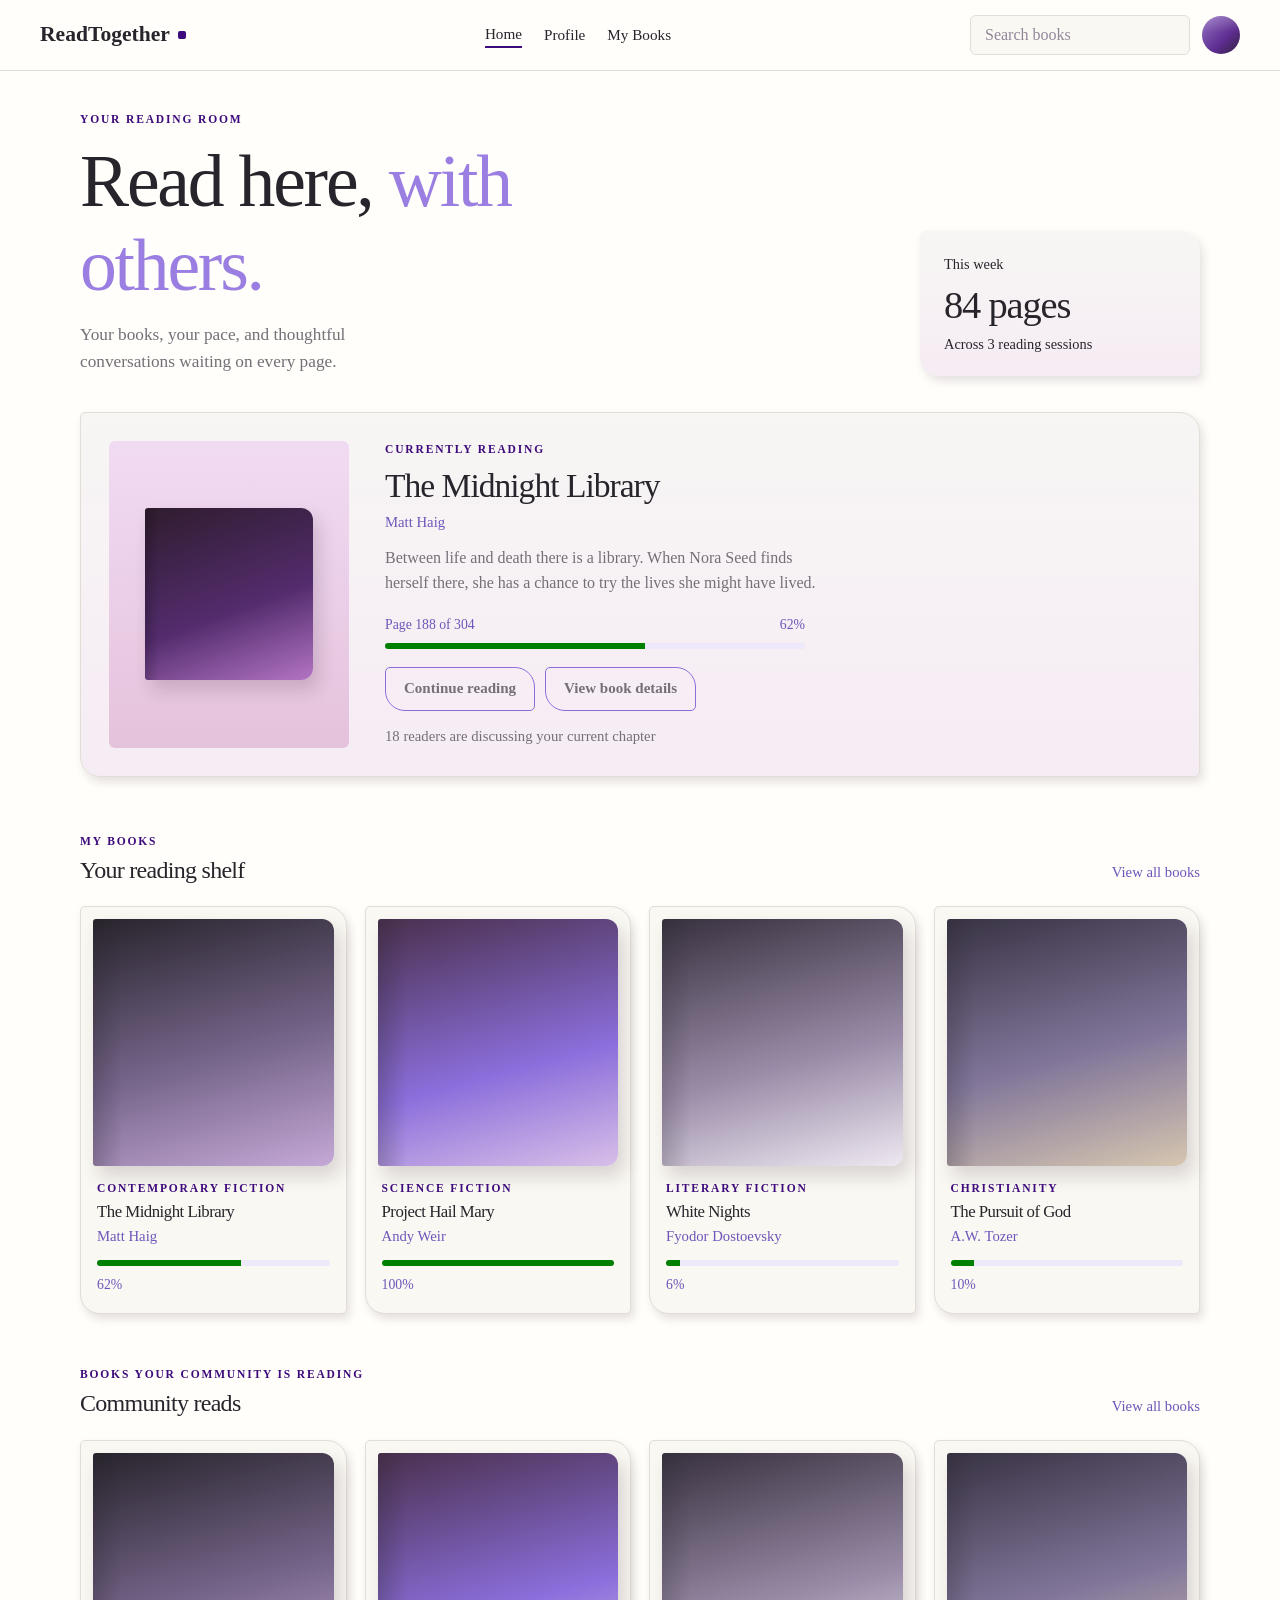
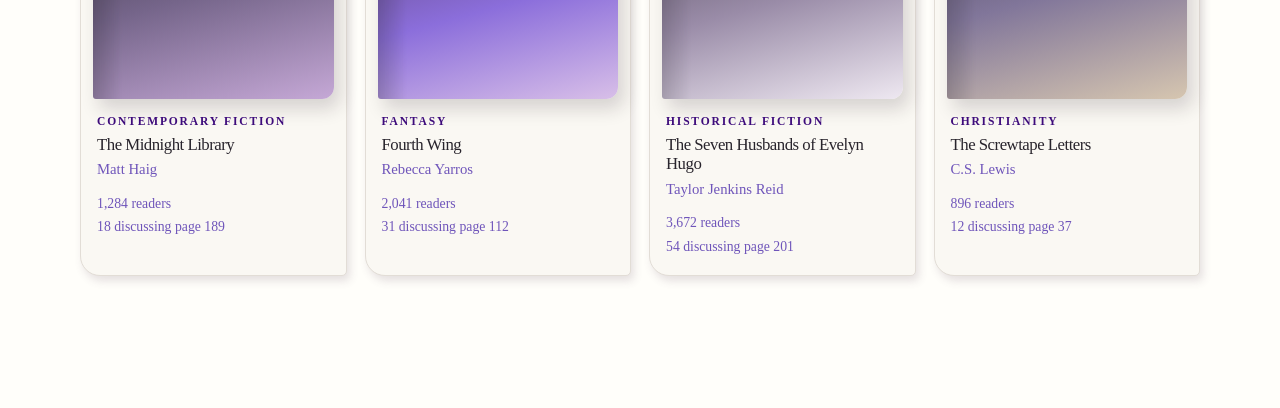
<file: home.html>
<!DOCTYPE html>
<html lang="en">
<head>
    <meta charset="UTF-8">
    <meta name="viewport" content="width=device-width, initial-scale=1.0">
    <title>Home · ReadTogether</title>
    <link rel="preconnect" href="https://fonts.googleapis.com">
    <link rel="preconnect" href="https://fonts.gstatic.com" crossorigin>
    <link href="https://fonts.googleapis.com/css2?family=Figtree:wght@400;500;600&family=Fraunces:opsz,wght@9..144,500;9..144,600&display=swap" rel="stylesheet">
    <link rel="stylesheet" href="css/home.css">
</head>
<body>
    <a class="skip-link" href="#main">Skip to content</a>
    <header>
        <div class="logo">
            <a href="home.html" class="logo-btn">ReadTogether</a>
            <span class="r-mark" aria-hidden="true"></span>
        </div>
        <nav aria-label="Main">
            <a href="home.html" class="home" aria-current="page">Home</a>
            <a href="profile.html" class="profile">Profile</a>
            <a href="home.html#my-books">My Books</a>
        </nav>
        <div class="header-actions">
            <input type="search" aria-label="Search books" placeholder="Search books">
            <a href="profile.html" class="avatar" aria-label="Profile"></a>
        </div>
    </header>
    <main id="main">
        <section class="hero" id="home">
            <div class="welcome">
                <p class="section-name">YOUR READING ROOM</p>
                <h1>Read here,<span> with others.</span></h1>
                <p>Your books, your pace, and thoughtful conversations waiting on every page.</p>
            </div>
            <div class="weekly-report">
                <p>This week</p>
                <h3>84 pages</h3>
                <p>Across 3 reading sessions</p>
            </div>
        </section>
        <article class="current-read">
            <div class="book-cover-outer">
                <div class="book-cover-inner"></div>
            </div>
            <div class="about-the-book">
                <p class="status">CURRENTLY READING</p>
                <h2 class="title">The Midnight Library</h2>
                <p class="author">Matt Haig</p>
                <p class="description">Between life and death there is a library. When Nora Seed finds herself there, she has a chance to try the lives she might have lived.</p>
                <div class="progress">
                    <p class="page-count">Page 188 of 304</p>
                    <p class="percent-progress">62%</p>
                    <progress class="progress-bar" max="100" value="62">62%</progress>
                </div>
                <div class="actions">
                    <a class="continue-reading" href="reading.html">Continue reading</a>
                    <a class="book-details" href="book.html">View book details</a>
                </div>
                <p>18 readers are discussing your current chapter</p>
            </div>
        </article>
        <article class="my-books" id="my-books">
            <div class="section-heading">
                <p class="section-name">MY BOOKS</p>
                <h2>Your reading shelf</h2>
                <a href="home.html#my-books">View all books</a>
            </div>
            <div class="book-grid">
            <div class="book-card">
                <div class="book-cover"></div>
                <div class="book-detail">
                    <p class="genre">Contemporary Fiction</p>
                    <h3 class="title">The Midnight Library</h3>
                    <p class="author">Matt Haig</p>
                    <div class="progress">
                        <progress class="progress-bar" max="100" value="62">62%</progress>
                        <p class="percent-progress">62%</p>
                    </div>
                </div>
            </div>
            <div class="book-card">
                <div class="book-cover"></div>
                <div class="book-detail">
                    <p class="genre">Science Fiction</p>
                    <h3 class="title">Project Hail Mary</h3>
                    <p class="author">Andy Weir</p>
                    <div class="progress">
                        <progress class="progress-bar" max="100" value="100">100%</progress>
                        <p class="percent-progress">100%</p>
                    </div>
                </div>
            </div>
            <div class="book-card">
                <div class="book-cover"></div>
                <div class="book-detail">
                    <p class="genre">Literary Fiction</p>
                    <h3 class="title">White Nights</h3>
                    <p class="author">Fyodor Dostoevsky</p>
                    <div class="progress">
                        <progress class="progress-bar" max="100" value="6">6%</progress>
                        <p class="percent-progress">6%</p>
                    </div>
                </div>
            </div>
            <div class="book-card">
                <div class="book-cover"></div>
                <div class="book-detail">
                    <p class="genre">Christianity</p>
                    <h3 class="title">The Pursuit of God</h3>
                    <p class="author">A.W. Tozer</p>
                    <div class="progress">
                        <progress class="progress-bar" max="100" value="10">10%</progress>
                        <p class="percent-progress">10%</p>
                    </div>
                </div>
            </div>
            </div>
        </article>
        <article class="community-reads">
            <div class="section-heading">
                <p class="section-name">BOOKS YOUR COMMUNITY IS READING</p>
                <h2>Community reads</h2>
                <a href="book.html">View all books</a>
            </div>
            <div class="book-grid">
            <div class="book-card">
                <div class="book-cover"></div>
                <div class="book-detail">
                    <p class="genre">Contemporary Fiction</p>
                    <h3 class="title">The Midnight Library</h3>
                    <p class="author">Matt Haig</p>
                    <div class="readers">
                        <p class="readers-count">1,284 readers</p>
                        <p class="discussion-count">18 discussing page 189</p>
                    </div>
                </div>
            </div>
            <div class="book-card">
                <div class="book-cover"></div>
                <div class="book-detail">
                    <p class="genre">Fantasy</p>
                    <h3 class="title">Fourth Wing</h3>
                    <p class="author">Rebecca Yarros</p>
                    <div class="readers">
                        <p class="readers-count">2,041 readers</p>
                        <p class="discussion-count">31 discussing page 112</p>
                    </div>
                </div>
            </div>
            <div class="book-card">
                <div class="book-cover"></div>
                <div class="book-detail">
                    <p class="genre">Historical Fiction</p>
                    <h3 class="title">The Seven Husbands of Evelyn Hugo</h3>
                    <p class="author">Taylor Jenkins Reid</p>
                    <div class="readers">
                        <p class="readers-count">3,672 readers</p>
                        <p class="discussion-count">54 discussing page 201</p>
                    </div>
                </div>
            </div>
            <div class="book-card">
                <div class="book-cover"></div>
                <div class="book-detail">
                    <p class="genre">Christianity</p>
                    <h3 class="title">The Screwtape Letters</h3>
                    <p class="author">C.S. Lewis</p>
                    <div class="readers">
                        <p class="readers-count">896 readers</p>
                        <p class="discussion-count">12 discussing page 37</p>
                    </div>
                </div>
            </div>
            </div>
        </article>
    </main>
</body>
</html>
</file>
<file: css/home.css>
@import url("base.css");

.hero {
    display: grid;
    grid-template-columns: 1.4fr 280px;
    gap: 32px;
    align-items: end;
    margin-bottom: 36px;
}

.welcome h1 {
    max-width: 12ch;
    margin: 10px 0 14px;
    font-size: clamp(2.8rem, 6vw, 4.6rem);
}

.welcome > p:last-child {
    max-width: 42ch;
    color: var(--muted);
    font-size: 1.08rem;
}

.weekly-report {
    padding: 22px 24px 20px;
    background: var(--card);
    border-radius: var(--radius);
    box-shadow: var(--shadow);
}

.weekly-report p {
    color: var(--charcoal);
    font-size: 0.9rem;
}

.weekly-report h3 {
    margin: 8px 0 6px;
    font-size: 2.4rem;
}

.current-read {
    display: grid;
    grid-template-columns: 240px 1fr;
    gap: 36px;
    padding: 28px;
    margin-bottom: 56px;
    background: var(--card);
    border: 1px solid var(--line);
    border-radius: var(--radius);
    box-shadow: var(--shadow);
}

.book-cover-outer {
    display: grid;
    place-items: center;
    padding: 22px;
    background:
        linear-gradient(180deg, #f1dbf3, #e5c2dc);
    border-radius:6px;
}

.book-cover-inner {
    width: 168px;
}

.about-the-book .title {
    margin: 8px 0 6px;
    font-size: 2.1rem;
}

.about-the-book .description {
    max-width: 54ch;
    margin: 12px 0 4px;
    color: var(--muted);
}

.about-the-book .progress {
    max-width: 420px;
    margin: 18px 0;
}

.actions {
    display: flex;
    flex-wrap: wrap;
    gap: 10px;
    margin-bottom: 14px;
}

.about-the-book > p:last-child {
    color: var(--muted);
    font-size: 0.92rem;
}

.my-books,
.community-reads {
    margin-bottom: 52px;
}

.readers {
    display: flex;
    flex-direction: column;
    gap: 2px;
    margin-top: 8px;
}

@media (max-width: 800px) {
    .hero,
    .current-read {
        grid-template-columns: 1fr;
    }

    .book-cover-inner {
        width: 140px;
    }
}
</file>
